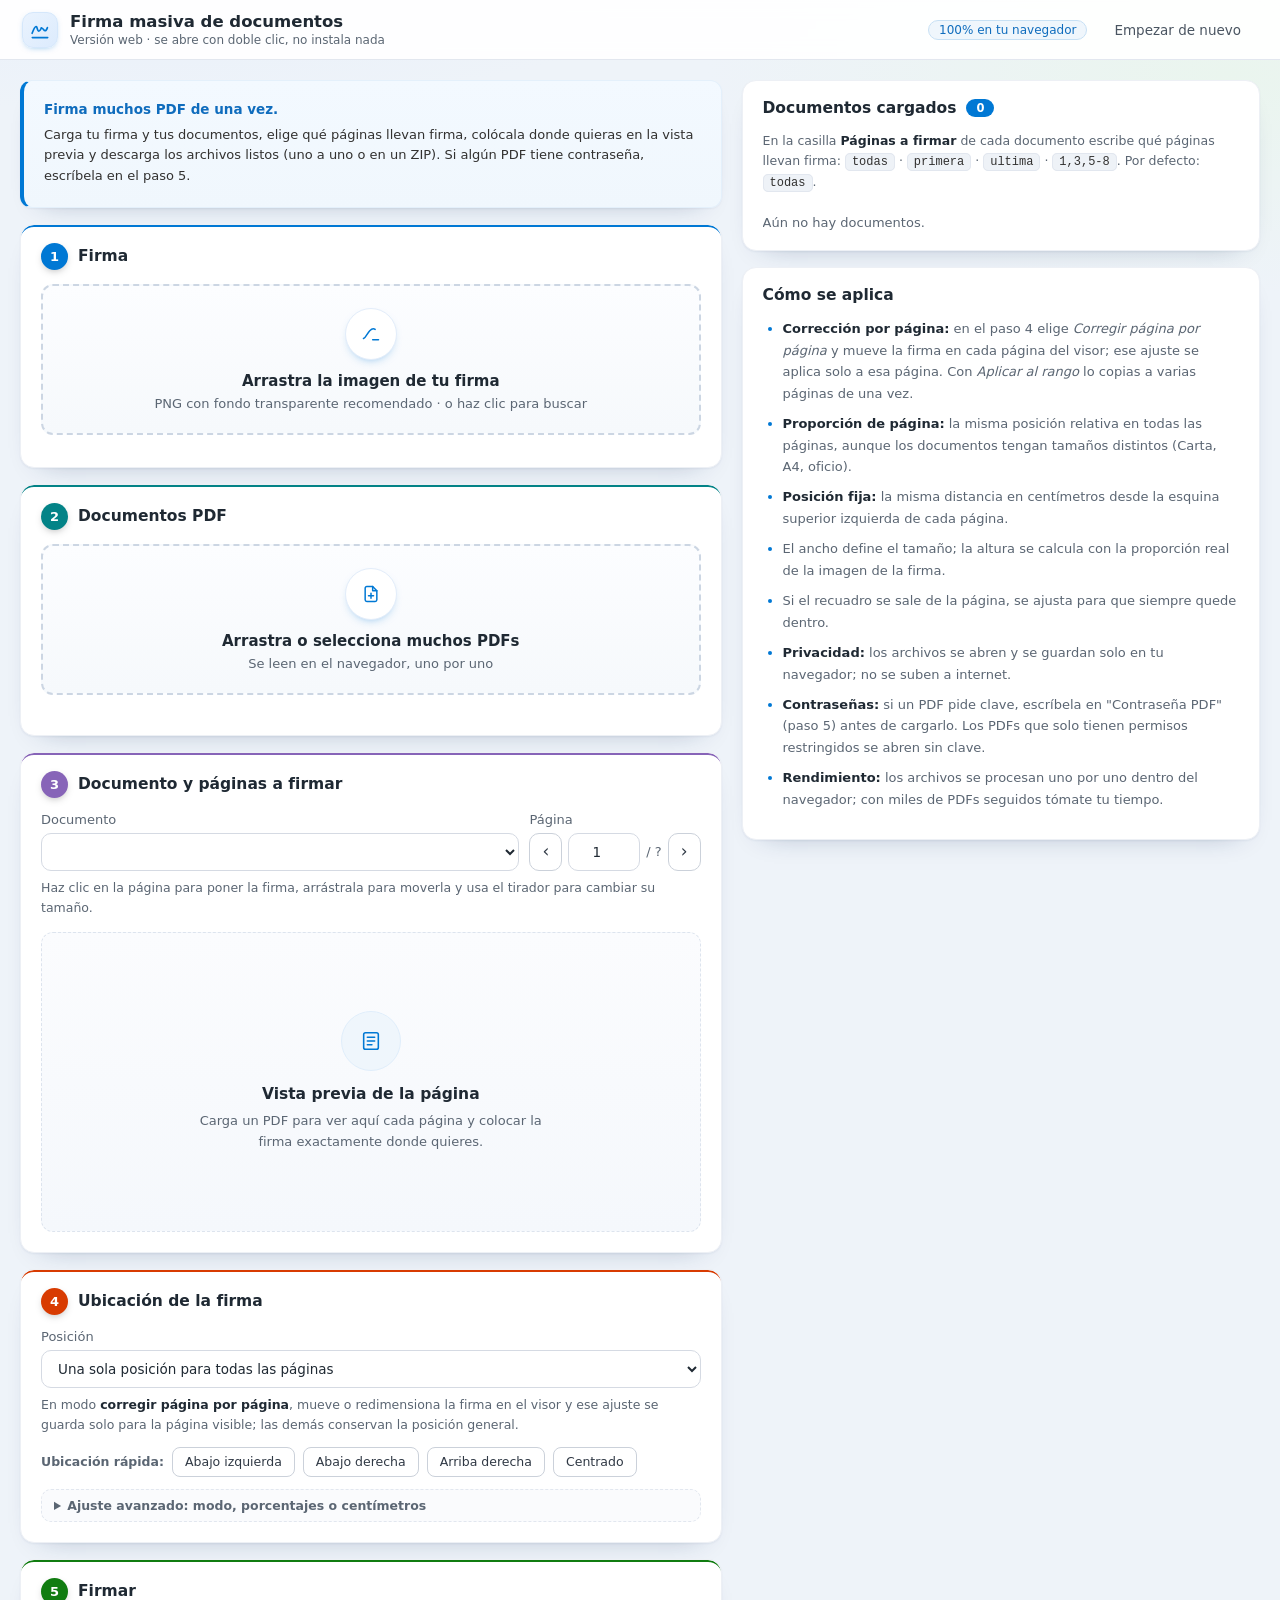
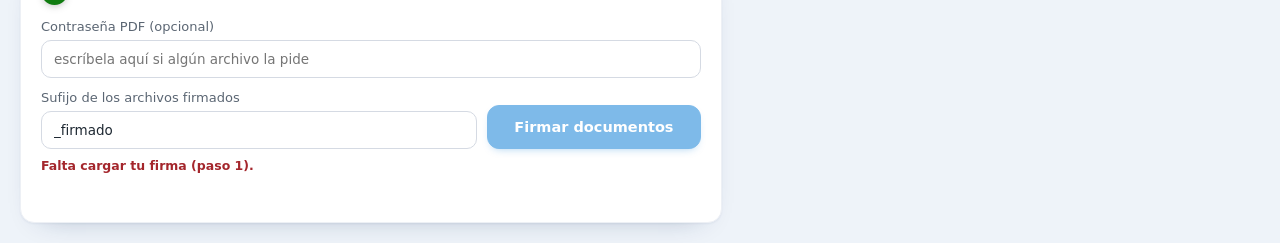
<file: web/index.html>
<!DOCTYPE html>
<html lang="es">
<head>
<meta charset="utf-8">
<meta name="viewport" content="width=device-width, initial-scale=1">
<title>Firma masiva de documentos</title>
<link rel="icon" href="data:image/svg+xml,%3Csvg xmlns='http://www.w3.org/2000/svg' viewBox='0 0 64 64'%3E%3Crect width='64' height='64' rx='13' fill='%230078D4'/%3E%3Cg fill='none' stroke='%23ffffff' stroke-width='4.6' stroke-linecap='round' stroke-linejoin='round'%3E%3Cpath d='M9 34c6-15 11-22 14.5-22 4.2-.3 3 12.5 7.2 15.6 4 3 8.3-4.3 11.3-10.4'/%3E%3Cpath d='M35 27.5c3.2 0 5 5.2 8.2 5.2 3 0 5-4 8-9.2'/%3E%3Cpath d='M9 47h46'/%3E%3C/g%3E%3C/svg%3E">
<link rel="stylesheet" href="styles.css">
</head>
<body>
<header>
  <div class="brand">
    <span class="logo" aria-hidden="true">
      <svg viewBox="0 0 24 24" width="26" height="26" fill="none" stroke="currentColor" stroke-width="1.8" stroke-linecap="round" stroke-linejoin="round" aria-hidden="true">
        <path d="M3.4 15.6c1.7-4.6 3.1-7.1 4.2-7.4 1.3-.4 1.1 3.4 2.4 4.6 1.2 1.1 2.4-.7 3.5-3"/>
        <path d="M13.4 9.8c1-.1 1.7.6 2.4 1.7.8 1.1 1.7 1.6 2.6 1 .7-.5 1.2-1.6 1.7-3.1"/>
        <path d="M3.6 20.3h16.8"/>
      </svg>
    </span>
    <div class="brandText">
      <h1>Firma masiva de documentos</h1>
      <span class="sub">Versión web · se abre con doble clic, no instala nada</span>
    </div>
  </div>
  <div class="meta">
    <span class="chip">100% en tu navegador</span>
    <button id="btnReset" class="ghost" type="button">Empezar de nuevo</button>
  </div>
</header>

<main>
  <section class="panel">
    <div class="card notice">
      <strong>Firma muchos PDF de una vez.</strong>
      Carga tu firma y tus documentos, elige qué páginas llevan firma, colócala donde
      quieras en la vista previa y descarga los archivos listos (uno a uno o en un ZIP).
      Si algún PDF tiene contraseña, escríbela en el paso 5.
    </div>

    <div class="card s1">
      <h2><span class="step">1</span> Firma</h2>
      <div id="sigBox" class="drop" data-kind="signature">
        <img id="sigPreview" alt="Firma" hidden>
        <div class="dropText">
          <span class="dropIcon" aria-hidden="true">
            <svg viewBox="0 0 24 24" width="20" height="20" fill="none" stroke="currentColor" stroke-width="1.8" stroke-linecap="round" stroke-linejoin="round">
              <path d="M3 17.5c3-1 4.5-6.5 7.5-9.5S15 5 17 6.5"/>
              <path d="M14 19h7"/>
            </svg>
          </span>
          <strong>Arrastra la imagen de tu firma</strong>
          <span>PNG con fondo transparente recomendado · o haz clic para buscar</span>
        </div>
      </div>
      <input type="file" id="sigInput" accept="image/*" hidden>
      <div class="row">
        <button id="btnClearSig" class="ghost small" type="button" hidden>Quitar firma</button>
      </div>
    </div>

    <div class="card s2">
      <h2><span class="step">2</span> Documentos PDF</h2>
      <div id="pdfBox" class="drop" data-kind="pdf">
        <div class="dropText">
          <span class="dropIcon" aria-hidden="true">
            <svg viewBox="0 0 24 24" width="20" height="20" fill="none" stroke="currentColor" stroke-width="1.8" stroke-linecap="round" stroke-linejoin="round">
              <path d="M14 3H7a2 2 0 0 0-2 2v14a2 2 0 0 0 2 2h10a2 2 0 0 0 2-2V8z"/>
              <path d="M14 3v5h5"/>
              <path d="M12 11v6M9 14h6"/>
            </svg>
          </span>
          <strong>Arrastra o selecciona muchos PDFs</strong>
          <span>Se leen en el navegador, uno por uno</span>
        </div>
      </div>
      <input type="file" id="pdfInput" accept="application/pdf,.pdf" multiple hidden>
      <div class="progress" id="uploadProgress" hidden><div id="uploadBar"></div></div>
      <div id="uploadNote" class="note"></div>
      <div id="rejectList" class="rejectList" hidden></div>
      <div class="row">
        <button id="btnClearPdfs" class="ghost small" type="button" hidden>Quitar todos</button>
        <span id="docSummary" class="note"></span>
      </div>
    </div>

    <div class="card s3">
      <h2><span class="step">3</span> Documento y páginas a firmar</h2>
      <div class="row">
        <label class="grow">Documento
          <select id="docSelect"></select>
        </label>
        <label>Página
          <span class="pager">
            <button id="prevPage" type="button" aria-label="Página anterior">‹</button>
            <input type="number" id="pageInput" min="1" value="1">
            <span id="pageTotal">/ ?</span>
            <button id="nextPage" type="button" aria-label="Página siguiente">›</button>
          </span>
        </label>
      </div>
      <div class="hint">Haz clic en la página para poner la firma, arrástrala para moverla y usa el tirador para cambiar su tamaño.</div>
      <div id="pageSignHint" class="hint warn" hidden></div>
      <div class="stage" id="stage" hidden>
        <div class="pageWrap" id="pageWrap">
          <canvas id="pageCanvas" aria-label="Vista previa de la página"></canvas>
          <div class="sigBox" id="sigBox2" hidden>
            <img id="sigOverlay" alt="firma" hidden>
            <span class="handle" id="sigHandle"></span>
          </div>
        </div>
      </div>
      <div id="stageEmpty" class="stage empty">
        <div class="empty" id="stageEmptyInner">
          <span class="icon" aria-hidden="true">
            <svg viewBox="0 0 24 24" width="22" height="22" fill="none" stroke="currentColor" stroke-width="1.7" stroke-linecap="round" stroke-linejoin="round">
              <rect x="4" y="3" width="16" height="18" rx="2"/>
              <path d="M8 8h8M8 12h8M8 16h5"/>
            </svg>
          </span>
          <strong>Vista previa de la página</strong>
          <span>Carga un PDF para ver aquí cada página y colocar la firma exactamente donde quieres.</span>
        </div>
      </div>
    </div>

    <div class="card s4">
      <h2><span class="step">4</span> Ubicación de la firma</h2>
      <div class="row">
        <label class="grow">Posición
          <select id="posMode">
            <option value="all">Una sola posición para todas las páginas</option>
            <option value="page">Corregir página por página</option>
          </select>
        </label>
      </div>
      <div class="posBar" id="posPageBar" hidden>
        <div class="posInfo" id="posInfo">Abre un documento para corregir la posición página por página.</div>
        <div class="posActions">
          <button id="btnApplyAll" class="small" type="button">Aplicar esta posición a todas las páginas</button>
          <span class="rangeBox">
            <input type="text" id="rangeInput" placeholder="1,3,5-8" aria-label="Rango de páginas">
            <button id="btnApplyRange" class="small" type="button">Aplicar al rango</button>
          </span>
          <button id="btnResetPage" class="ghost small" type="button">Restablecer esta página</button>
        </div>
      </div>
      <div class="hint">En modo <strong>corregir página por página</strong>, mueve o redimensiona la firma en el visor y ese ajuste se guarda solo para la página visible; las demás conservan la posición general.</div>

      <div class="presetRow" id="presetRow">
        <span class="presetLbl">Ubicación rápida:</span>
        <button class="small preset" type="button" data-preset="bl">Abajo izquierda</button>
        <button class="small preset" type="button" data-preset="br">Abajo derecha</button>
        <button class="small preset" type="button" data-preset="tr">Arriba derecha</button>
        <button class="small preset" type="button" data-preset="c">Centrado</button>
      </div>

      <details class="adv" id="advBox">
        <summary>Ajuste avanzado: modo, porcentajes o centímetros</summary>

        <div class="row">
          <label class="grow">Modo
            <select id="modeSelect">
              <option value="fraction">Proporción de la página (se adapta a cada tamaño)</option>
              <option value="absolute">Posición fija en cm desde la esquina superior izquierda</option>
            </select>
          </label>
        </div>
        <p class="advHint">La <strong>proporción</strong> mantiene la misma posición relativa en cualquier tamaño de página; la <strong>posición fija</strong> deja la firma con el mismo tamaño físico en centímetros en todos los documentos.</p>

        <div id="fractionBox" class="grid3">
          <label>Horizontal (%)
            <input type="number" id="fx" step="0.5" value="60">
          </label>
          <label>Vertical (%)
            <input type="number" id="fy" step="0.5" value="80">
          </label>
          <label>Ancho (% de página)
            <input type="number" id="fw" step="0.5" value="26">
          </label>
        </div>

        <div id="absoluteBox" class="grid3" hidden>
          <label>Horizontal (cm)
            <input type="number" id="absX" step="0.1" value="0">
          </label>
          <label>Vertical (cm)
            <input type="number" id="absY" step="0.1" value="0">
          </label>
          <label>Ancho (cm)
            <input type="number" id="absW" step="0.1" value="6">
          </label>
        </div>
      </details>

    </div>

    <div class="card s5">
      <h2><span class="step">5</span> Firmar</h2>
      <div class="row">
        <label class="grow">Contraseña PDF (opcional)
          <input type="password" id="pdfPassword" placeholder="escríbela aquí si algún archivo la pide">
        </label>
      </div>
      <div class="row">
        <label class="grow">Sufijo de los archivos firmados
          <input type="text" id="suffix" value="_firmado">
        </label>
        <button id="btnSign" class="primary" type="button">Firmar documentos</button>
      </div>
      <div id="signHelp" class="hint warn" hidden></div>
      <div class="progress" id="signProgress" hidden><div id="signBar"></div></div>
      <div id="signSummary" class="note"></div>
      <div id="resultList" class="results"></div>
      <div class="row end">
        <button id="btnZip" class="primary" type="button" hidden>Descargar todo en ZIP</button>
      </div>
    </div>
  </section>

  <section class="panel">
    <div class="card">
      <h2>Documentos cargados <span id="docCount" class="badge">0</span></h2>
      <div class="hint">En la casilla <strong>Páginas a firmar</strong> de cada documento escribe qué páginas llevan firma: <code>todas</code> · <code>primera</code> · <code>ultima</code> · <code>1,3,5-8</code>. Por defecto: <code>todas</code>.</div>
      <div id="docList" class="docList">
        <div class="note">Aún no hay documentos.</div>
      </div>
    </div>
    <div class="card">
      <h2>Cómo se aplica</h2>
      <ul class="tips">
        <li><strong>Corrección por página:</strong> en el paso 4 elige <em>Corregir página por página</em> y mueve la firma en cada página del visor; ese ajuste se aplica solo a esa página. Con <em>Aplicar al rango</em> lo copias a varias páginas de una vez.</li>
        <li><strong>Proporción de página:</strong> la misma posición relativa en todas las páginas, aunque los documentos tengan tamaños distintos (Carta, A4, oficio).</li>
        <li><strong>Posición fija:</strong> la misma distancia en centímetros desde la esquina superior izquierda de cada página.</li>
        <li>El ancho define el tamaño; la altura se calcula con la proporción real de la imagen de la firma.</li>
        <li>Si el recuadro se sale de la página, se ajusta para que siempre quede dentro.</li>
        <li><strong>Privacidad:</strong> los archivos se abren y se guardan solo en tu navegador; no se suben a internet.</li>
        <li><strong>Contraseñas:</strong> si un PDF pide clave, escríbela en "Contraseña PDF" (paso 5) antes de cargarlo. Los PDFs que solo tienen permisos restringidos se abren sin clave.</li>
        <li><strong>Rendimiento:</strong> los archivos se procesan uno por uno dentro del navegador; con miles de PDFs seguidos tómate tu tiempo.</li>
      </ul>
    </div>
  </section>
</main>

<div id="toast" class="toast" hidden></div>
<script src="lib/pdf-lib.min.js"></script>
<script src="lib/jszip.min.js"></script>
<script src="lib/pdf.min.js"></script>
<script src="js/core.js"></script>
<script src="js/domain.js"></script>
<script src="js/pdf.js"></script>
<script src="js/docs.js"></script>
<script src="js/viewer.js"></script>
<script src="js/app.js"></script>
</body>
</html>
</file>
<file: web/styles.css>
[hidden] { display: none !important; }

:root {
  --bg: #eef3f9;
  --surface: #ffffff;
  --surface-2: #fafbfd;
  --field: #ffffff;
  --line: #edf0f5;
  --line-strong: #e2e7ef;
  --field-line: #d5dae3;
  --text: #1f2933;
  --muted: #5b6673;
  --accent: #0078d4;
  --accent-hover: #106ebe;
  --accent-active: #005a9e;
  --accent-soft: #eff6fc;
  --accent-line: #c7e0f4;
  --accent-2: #107c10;
  --accent-2-soft: #dff6dd;
  --accent-2-line: #c7e0c7;
  --danger: #a4262c;
  --danger-soft: #fde7e9;
  --step1: #0078d4;
  --step2: #038387;
  --step3: #8764b8;
  --step4: #d83b01;
  --step5: #107c10;
  --radius: 14px;
  --radius-sm: 10px;
  --shadow: 0 6.4px 14.4px rgba(0, 0, 0, .13), 0 1.2px 3.6px rgba(0, 0, 0, .11);
  --shadow-card: 0 1px 2px rgba(16, 45, 90, .05), 0 12px 28px -22px rgba(16, 45, 90, .45);
}

* { box-sizing: border-box; }

body {
  margin: 0;
  font-family: "Segoe UI", "Segoe UI Web", system-ui, -apple-system, sans-serif;
  font-size: 14.5px;
  color: var(--text);
  background:
    radial-gradient(1100px 420px at 12% -8%, #e4eefb 0%, rgba(228, 238, 251, 0) 62%),
    radial-gradient(900px 380px at 96% 4%, #eaf5ee 0%, rgba(234, 245, 238, 0) 58%),
    var(--bg);
  min-height: 100vh;
  -webkit-font-smoothing: antialiased;
}

::-webkit-scrollbar { width: 10px; height: 10px; }
::-webkit-scrollbar-track { background: transparent; }
::-webkit-scrollbar-thumb { background: #c8c6c4; border-radius: 8px; border: 2px solid transparent; background-clip: padding-box; }
::-webkit-scrollbar-thumb:hover { background: #a19f9d; background-clip: padding-box; }

header {
  display: flex;
  align-items: center;
  justify-content: space-between;
  gap: 16px;
  padding: 0 22px;
  height: 60px;
  background: rgba(255, 255, 255, .92);
  backdrop-filter: blur(8px);
  border-bottom: 1px solid var(--line-strong);
  position: sticky;
  top: 0;
  z-index: 20;
}

.brand { display: flex; align-items: center; gap: 12px; min-width: 0; }

.logo {
  width: 36px;
  height: 36px;
  flex: none;
  display: flex;
  align-items: center;
  justify-content: center;
  color: var(--accent);
  background: linear-gradient(135deg, #eaf3fe, #dcebfd);
  border: 1px solid #d5e7fb;
  border-radius: 11px;
  box-shadow: 0 2px 6px -3px rgba(0, 120, 212, .5);
}
.logo svg { display: block; width: 22px; height: 22px; }

.brandText { display: flex; flex-direction: column; gap: 2px; min-width: 0; }
header h1 { font-size: 16.5px; font-weight: 650; margin: 0; color: var(--text); letter-spacing: 0; }
header .sub { color: var(--muted); font-size: 12px; }

header .meta { display: flex; align-items: center; gap: 10px; color: var(--muted); font-size: 12.5px; }

.chip {
  background: var(--accent-soft);
  color: #0f6cbd;
  border: 1px solid var(--accent-line);
  border-radius: 12px;
  padding: 2px 10px;
  font-size: 12px;
  white-space: nowrap;
}
.chip:empty { display: none; }

main {
  display: grid;
  grid-template-columns: minmax(520px, 1.15fr) minmax(340px, .85fr);
  gap: 20px;
  padding: 20px;
  align-items: start;
}

@media (max-width: 1080px) { main { grid-template-columns: 1fr; } }

.panel { display: flex; flex-direction: column; gap: 16px; min-width: 0; }

.card {
  background: var(--surface);
  border: 1px solid var(--line);
  border-radius: var(--radius);
  padding: 18px 20px 20px;
  box-shadow: var(--shadow-card);
}

.card.notice {
  background: linear-gradient(180deg, #f3f9ff, #f0f7fd);
  border: 1px solid #e4f0fb;
  border-left: 4px solid var(--accent);
  border-radius: 12px;
  color: #323130;
  font-size: 13px;
  line-height: 1.6;
}

.card.notice strong { color: #0f6cbd; display: block; margin-bottom: 4px; font-size: 13.5px; }

.card h2 {
  margin: 0 0 14px;
  font-size: 15.5px;
  font-weight: 650;
  color: var(--text);
  display: flex;
  align-items: center;
  gap: 10px;
}

.step {
  width: 27px;
  height: 27px;
  flex: none;
  border-radius: 50%;
  display: inline-flex;
  align-items: center;
  justify-content: center;
  background: var(--accent);
  color: #fff;
  font-size: 13px;
  font-weight: 700;
  letter-spacing: 0;
  box-shadow: 0 3px 8px -3px rgba(0, 0, 0, .35);
}

.card.s1 { box-shadow: inset 0 3px 0 -1px var(--step1), var(--shadow-card); }
.card.s2 { box-shadow: inset 0 3px 0 -1px var(--step2), var(--shadow-card); }
.card.s3 { box-shadow: inset 0 3px 0 -1px var(--step3), var(--shadow-card); }
.card.s4 { box-shadow: inset 0 3px 0 -1px var(--step4), var(--shadow-card); }
.card.s5 { box-shadow: inset 0 3px 0 -1px var(--step5), var(--shadow-card); }
.card.s1 .step { background: var(--step1); }
.card.s2 .step { background: var(--step2); }
.card.s3 .step { background: var(--step3); }
.card.s4 .step { background: var(--step4); }
.card.s5 .step { background: var(--step5); }

.badge {
  background: var(--accent);
  color: #fff;
  border-radius: 10px;
  padding: 1px 9px;
  font-size: 11.5px;
  font-weight: 600;
  letter-spacing: 0;
}

label {
  display: flex;
  flex-direction: column;
  gap: 6px;
  font-size: 13px;
  font-weight: 500;
  color: var(--muted);
}

input[type="text"], input[type="number"], input[type="password"], select {
  background: var(--field);
  border: 1px solid var(--field-line);
  color: var(--text);
  border-radius: var(--radius-sm);
  padding: 9px 12px;
  font: inherit;
  font-size: 13.5px;
  min-height: 38px;
  min-width: 0;
  width: 100%;
  transition: border-color .12s, box-shadow .12s;
}

input:hover, select:hover { border-color: #9aa3b0; }

input:focus, select:focus {
  outline: none;
  border-color: var(--accent);
  box-shadow: 0 0 0 3px rgba(0, 120, 212, .18);
}

label.check { flex-direction: row; align-items: center; gap: 8px; align-self: end; padding-bottom: 8px; }
label.check input { width: auto; accent-color: var(--accent); }

.row { display: flex; gap: 10px; align-items: flex-end; flex-wrap: wrap; margin-top: 12px; }
.row.end { justify-content: flex-end; }
.grid3 { display: grid; grid-template-columns: repeat(3, 1fr); gap: 10px; margin-top: 12px; }
.grid2 { display: grid; grid-template-columns: repeat(2, 1fr); gap: 10px; margin-top: 12px; }
.grow { flex: 1 1 220px; }

button {
  background: var(--surface);
  color: #2f3844;
  border: 1px solid #cbd1da;
  border-radius: var(--radius-sm);
  padding: 8px 16px;
  min-height: 38px;
  font: inherit;
  font-size: 13.5px;
  cursor: pointer;
  transition: background .12s, border-color .12s, box-shadow .12s, transform .12s;
}

button:hover { background: #f4f7fb; border-color: #aab3c0; }
button:active { background: #eaeef4; transform: translateY(1px); }
button:focus-visible { outline: 2px solid var(--accent); outline-offset: 2px; }
button:disabled { opacity: .5; cursor: not-allowed; transform: none; }
button.primary {
  background: var(--accent);
  border-color: var(--accent);
  color: #fff;
  font-weight: 600;
  box-shadow: 0 4px 10px -5px rgba(0, 120, 212, .8);
}
button.primary:hover { background: var(--accent-hover); border-color: var(--accent-hover); box-shadow: 0 7px 14px -6px rgba(0, 120, 212, .85); }
button.primary:active { background: var(--accent-active); border-color: var(--accent-active); }
button.ghost { background: transparent; border-color: transparent; color: #4a5561; }
button.ghost:hover { background: #eef2f7; }
button.small { min-height: 30px; padding: 5px 12px; font-size: 12.5px; border-radius: 8px; }

.buttonlike {
  display: inline-block;
  background: var(--accent-2);
  border: 1px solid var(--accent-2);
  color: #fff;
  font-weight: 600;
  font-size: 13.5px;
  padding: 10px 18px;
  border-radius: var(--radius-sm);
  text-decoration: none;
  transition: background .12s;
}
.buttonlike:hover { background: #0e6b0e; }

.drop {
  border: 2px dashed #ccd6e3;
  border-radius: 12px;
  padding: 22px 16px;
  text-align: center;
  cursor: pointer;
  transition: border-color .15s, background .15s, box-shadow .15s, transform .15s;
  min-height: 118px;
  display: flex;
  align-items: center;
  justify-content: center;
  background: linear-gradient(180deg, #fcfdff, #f6f9fc);
}

.drop:hover, .drop.over {
  border-color: var(--accent);
  background: var(--accent-soft);
  box-shadow: 0 8px 20px -14px rgba(0, 120, 212, .9);
  transform: translateY(-1px);
}

.drop:focus-visible { outline: 2px solid var(--accent); outline-offset: 2px; }

.dropText { display: flex; flex-direction: column; align-items: center; gap: 6px; color: var(--muted); font-size: 13px; }
.dropText strong { color: var(--text); font-size: 15px; font-weight: 650; }

.dropIcon {
  width: 52px;
  height: 52px;
  border-radius: 50%;
  display: flex;
  align-items: center;
  justify-content: center;
  background: #fff;
  border: 1px solid #e3edfa;
  color: var(--accent);
  margin-bottom: 6px;
  box-shadow: 0 4px 12px -8px rgba(0, 120, 212, .9);
}

#sigBox { flex-direction: column; }
#sigPreview {
  max-height: 110px;
  max-width: 100%;
  background: #fff;
  border: 1px solid var(--line-strong);
  border-radius: 8px;
  padding: 8px;
  box-shadow: var(--shadow-card);
}

.progress {
  height: 9px;
  background: #e7ecf3;
  border: none;
  border-radius: 9px;
  overflow: hidden;
  margin-top: 12px;
}
.progress > div {
  height: 100%;
  width: 0;
  background: linear-gradient(90deg, var(--accent), #2f9de0);
  transition: width .2s;
  border-radius: 9px;
}

.note { color: var(--muted); font-size: 13px; margin-top: 8px; }

.note.auto {
  background: linear-gradient(180deg, #f3f9ff, #f0f7fd);
  border: 1px solid #e4f0fb;
  border-left: 3px solid var(--accent);
  border-radius: 10px;
  padding: 10px 13px;
  color: #323130;
  line-height: 1.55;
}
.note.auto strong { color: #0f6cbd; font-size: 13.5px; }
.hint { color: var(--muted); font-size: 12.5px; margin-top: 7px; line-height: 1.6; }
.hint strong { color: var(--text); }
.hint.warn { color: var(--danger); font-weight: 600; }
.hint code {
  background: #eef2f7;
  border: 1px solid var(--line-strong);
  border-radius: 5px;
  padding: 1px 6px;
  color: #323130;
  font-size: 12px;
}

.pager { display: flex; align-items: center; gap: 6px; }
.pager input { width: 72px; text-align: center; }
.pager button { padding: 6px 12px; font-size: 17px; line-height: 1; min-height: 38px; }

.presetRow { display: flex; flex-wrap: wrap; gap: 8px; align-items: center; margin-top: 12px; }
.presetRow .presetLbl { font-size: 12.5px; font-weight: 600; color: var(--muted); }
.presetRow .preset { background: var(--surface); }
.presetRow .preset.active {
  background: var(--accent-soft);
  border-color: var(--accent);
  color: #0f6cbd;
  font-weight: 600;
}

details.adv {
  margin-top: 12px;
  border: 1px dashed var(--line-strong);
  border-radius: 10px;
  padding: 8px 12px;
  background: var(--surface-2);
}
details.adv summary { cursor: pointer; font-size: 12.5px; font-weight: 600; color: var(--muted); }
details.adv[open] summary { color: var(--text); margin-bottom: 4px; }
details.adv .grid3 { margin-top: 8px; }
details.adv .row { margin-top: 8px; }
details.adv .advHint { font-size: 12px; color: var(--muted); line-height: 1.55; margin: 6px 0 0; }
details.adv .advHint strong { color: var(--text); }

.rejectList { display: flex; flex-direction: column; gap: 8px; margin-top: 10px; }
.rejectItem {
  display: flex;
  justify-content: space-between;
  align-items: center;
  flex-wrap: wrap;
  gap: 10px;
  background: var(--danger-soft);
  border: 1px solid #f2c9cd;
  border-left: 3px solid var(--danger);
  border-radius: 10px;
  padding: 8px 12px;
}
.rejectTxt { min-width: 0; }
.rejectTxt strong { display: block; font-size: 13px; color: var(--text); overflow: hidden; text-overflow: ellipsis; white-space: nowrap; }
.rejectTxt span { font-size: 12px; color: var(--danger); line-height: 1.45; }

.rejectItem.pass {
  background: linear-gradient(180deg, #fffaf0, #fdf6e6);
  border-color: #f3e0b3;
  border-left-color: #c78a12;
}
.rejectItem.pass .rejectTxt span { color: #8a6112; font-weight: 600; }
.rejectItem.pass input:focus { border-color: #c78a12; box-shadow: 0 0 0 3px rgba(199, 138, 18, .2); }
.rejectAct { display: flex; gap: 6px; align-items: center; }
.rejectAct input { width: 140px; min-height: 32px; padding: 6px 10px; font-size: 13px; }

.posBar {
  margin-top: 12px;
  background: linear-gradient(180deg, #f2f8fe, #edf5fd);
  border: 1px solid var(--accent-line);
  border-radius: 12px;
  padding: 12px 14px;
}
.posInfo { font-size: 13px; color: #323130; margin-bottom: 10px; line-height: 1.55; }
.posInfo strong { color: #0f6cbd; }
.posActions { display: flex; flex-wrap: wrap; gap: 8px; align-items: center; }
.rangeBox { display: flex; gap: 6px; align-items: center; }
.rangeBox input { width: 132px; }

.stage {
  margin-top: 14px;
  background: #eef1f6;
  border: 1px solid #e3e8f0;
  border-radius: 12px;
  padding: 16px;
  min-height: 300px;
  max-height: 660px;
  overflow: auto;
  display: flex;
  justify-content: center;
  align-items: flex-start;
}

.stage.empty {
  align-items: center;
  background: linear-gradient(180deg, #fbfcfe, #f5f8fc);
  border-style: dashed;
  border-color: #dde4ee;
}

.empty {
  display: flex;
  flex-direction: column;
  align-items: center;
  gap: 8px;
  text-align: center;
  color: var(--muted);
  padding: 32px 20px;
}

.empty .icon {
  width: 60px;
  height: 60px;
  border-radius: 50%;
  display: flex;
  align-items: center;
  justify-content: center;
  background: var(--accent-soft);
  color: var(--accent);
  margin-bottom: 6px;
  border: 1px solid #e0eefb;
}

.empty strong { color: var(--text); font-size: 15.5px; font-weight: 650; }
.empty span { font-size: 13px; max-width: 380px; line-height: 1.6; }

.empty.loading .icon { animation: pulse 1s ease-in-out infinite; }
@keyframes pulse { 0%, 100% { opacity: 1; } 50% { opacity: .45; } }

.pageWrap {
  position: relative;
  display: inline-block;
  line-height: 0;
  box-shadow: 0 10px 26px -14px rgba(0, 0, 0, .55);
  border-radius: 4px;
  overflow: visible;
}
.pageWrap img, .pageWrap canvas { max-width: 100%; max-height: 626px; display: block; background: #fff; }

.pageWrap.loading::after {
  content: "";
  position: absolute;
  inset: 0;
  background: rgba(255, 255, 255, .55);
  border-radius: 2px;
}

.pageWrap.loading::before {
  content: "";
  position: absolute;
  z-index: 3;
  left: 50%;
  top: 50%;
  width: 26px;
  height: 26px;
  margin: -13px 0 0 -13px;
  border: 3px solid rgba(0, 120, 212, .25);
  border-top-color: var(--accent);
  border-radius: 50%;
  animation: spin .8s linear infinite;
}

@keyframes spin { to { transform: rotate(360deg); } }

.sigBox {
  position: absolute;
  border: 2px dashed var(--accent);
  background: rgba(0, 120, 212, .12);
  cursor: move;
  touch-action: none;
  transition: box-shadow .15s;
}

.sigBox.active { border-style: solid; box-shadow: 0 0 0 3px rgba(0, 120, 212, .28); }
.sigBox img { width: 100%; height: 100%; object-fit: fill; display: block; }

.handle {
  position: absolute;
  right: -9px;
  bottom: -9px;
  width: 17px;
  height: 17px;
  background: var(--accent);
  border: 2px solid #fff;
  border-radius: 50%;
  cursor: nwse-resize;
  box-shadow: 0 1px 4px rgba(0, 0, 0, .3);
}

.docList {
  display: flex;
  flex-direction: column;
  gap: 10px;
  max-height: 60vh;
  overflow: auto;
  margin-top: 14px;
  padding-right: 4px;
}

.docItem {
  background: var(--surface);
  border: 1px solid var(--line-strong);
  border-radius: 12px;
  padding: 12px 14px;
  display: grid;
  grid-template-columns: 1fr 108px auto;
  gap: 10px;
  align-items: center;
  transition: border-color .12s, background .12s, box-shadow .12s;
}

.docItem:hover { border-color: #c3cbd6; background: var(--surface-2); box-shadow: 0 6px 16px -14px rgba(16, 45, 90, .9); }
.docItem.sel { border-color: var(--accent); background: var(--accent-soft); box-shadow: 0 0 0 1px var(--accent); }
.docItem .file { display: flex; align-items: center; gap: 10px; min-width: 0; }
.docItem .fileMeta { min-width: 0; }
.fileIcon {
  width: 34px;
  height: 34px;
  flex: none;
  border-radius: 8px;
  display: flex;
  align-items: center;
  justify-content: center;
  background: linear-gradient(160deg, #e0573a, #c43e1c);
  color: #fff;
  font-size: 8.5px;
  font-weight: 700;
  letter-spacing: .05em;
  box-shadow: 0 3px 8px -5px rgba(196, 62, 28, .9);
}
.docItem .name { font-size: 13px; font-weight: 500; color: var(--text); overflow: hidden; text-overflow: ellipsis; white-space: nowrap; }
.docItem .sub { color: var(--muted); font-size: 11.5px; margin-top: 3px; display: flex; gap: 7px; align-items: center; flex-wrap: wrap; }
.docItem .pagesBox { display: flex; flex-direction: column; gap: 4px; }
.docItem .pagesLbl { font-size: 10px; letter-spacing: .04em; text-transform: uppercase; color: var(--muted); }
.docItem input { width: 100%; box-sizing: border-box; padding: 6px 8px; font-size: 12.5px; }
.docItem .actions { display: flex; gap: 6px; }
.docItem button { padding: 5px 10px; font-size: 12.5px; min-height: 28px; }
.docItem .del:hover { background: var(--danger-soft); border-color: var(--danger); color: var(--danger); }

.pill {
  display: inline-flex;
  align-items: center;
  gap: 5px;
  background: var(--accent-2-soft);
  color: var(--accent-2);
  border: 1px solid var(--accent-2-line);
  border-radius: 10px;
  padding: 1px 8px;
  font-size: 11px;
  font-weight: 600;
}

.results {
  display: flex;
  flex-direction: column;
  gap: 8px;
  margin-top: 14px;
  max-height: 260px;
  overflow: auto;
  padding-right: 4px;
}

.resItem {
  display: flex;
  justify-content: space-between;
  gap: 10px;
  background: var(--surface);
  border: 1px solid var(--line);
  border-radius: 10px;
  padding: 10px 13px;
  font-size: 13px;
}

.resItem .ok { color: var(--accent-2); white-space: nowrap; font-weight: 600; }
.resItem .bad { color: var(--danger); white-space: nowrap; }
.resItem .name { overflow: hidden; text-overflow: ellipsis; white-space: nowrap; color: var(--text); }
.resItem a { color: var(--accent); font-weight: 600; }

.tips { margin: 0; padding-left: 20px; color: var(--muted); font-size: 13px; line-height: 1.65; }
.tips li { margin-bottom: 9px; }
.tips li::marker { color: var(--accent); }
.tips strong { color: var(--text); font-weight: 650; }

.toast {
  position: fixed;
  right: 18px;
  bottom: 18px;
  background: var(--surface);
  border: 1px solid var(--line-strong);
  border-left: 4px solid var(--accent);
  border-radius: 12px;
  padding: 13px 17px;
  color: var(--text);
  font-size: 13.5px;
  max-width: 420px;
  z-index: 50;
  box-shadow: 0 14px 34px -18px rgba(0, 0, 0, .6);
  animation: slideIn .18s ease-out;
}

@keyframes slideIn {
  from { opacity: 0; transform: translateY(8px); }
  to { opacity: 1; transform: translateY(0); }
}

.toast.bad { border-left-color: var(--danger); }
.toast.good { border-left-color: var(--accent-2); }

#btnSign {
  min-height: 44px;
  padding: 10px 26px;
  font-size: 14.5px;
  border-radius: 12px;
}
#btnZip {
  min-height: 42px;
  padding: 10px 24px;
  font-size: 14px;
  border-radius: 12px;
}
#docSelect, #posMode, #modeSelect { cursor: pointer; }
.badge { border-radius: 999px; padding: 2px 10px; }

@media (max-width: 720px) {
  main { padding: 14px; gap: 14px; }
  .card { padding: 16px; }
  .grid3 { grid-template-columns: 1fr; }
  .grid2 { grid-template-columns: 1fr; }
  .docItem { grid-template-columns: 1fr; }
  .docItem .actions { justify-content: flex-end; }
  header .sub { display: none; }
  .drop { min-height: 104px; padding: 18px 14px; }
  .dropIcon { width: 46px; height: 46px; }
}

@media (max-width: 560px) {
  header { padding: 8px 12px; height: auto; min-height: 52px; gap: 8px; }
  .brand { flex: 1 1 auto; min-width: 0; gap: 9px; }
  .logo { width: 32px; height: 32px; border-radius: 10px; }
  header h1 { font-size: 14.5px; white-space: nowrap; overflow: hidden; text-overflow: ellipsis; }
  header .meta { flex: none; gap: 6px; }
  header .meta .chip { display: none; }
  header .meta button { white-space: nowrap; font-size: 12.5px; padding: 5px 10px; min-height: 30px; }
  #btnSign { width: 100%; }
}
</file>
